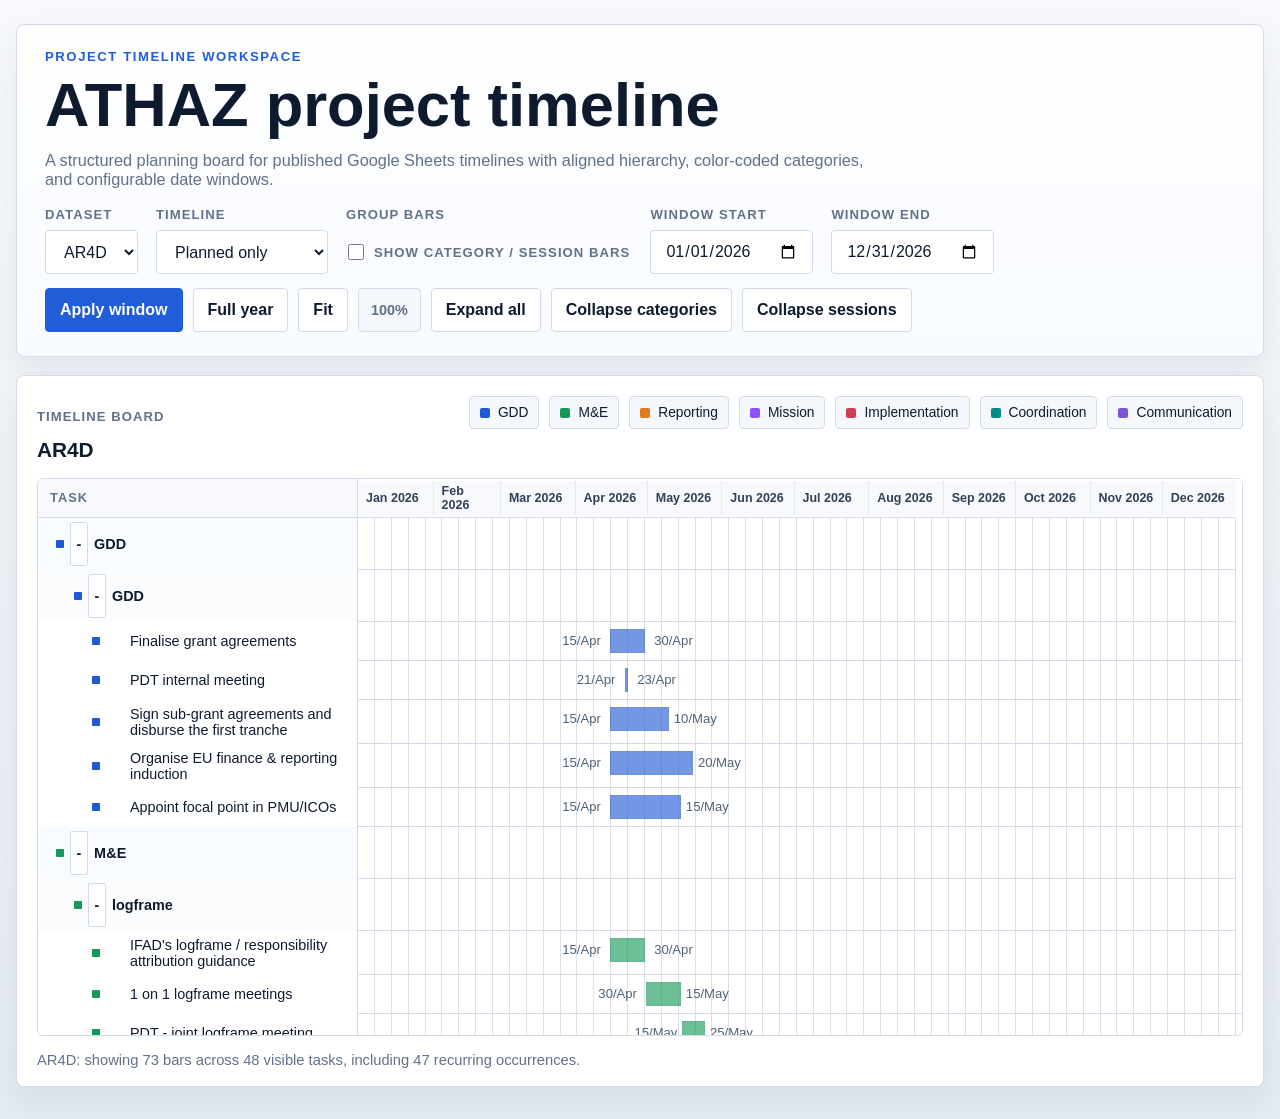
<file: index.html>
<!DOCTYPE html>
<html lang="en">
<head>
  <meta charset="UTF-8">
  <meta http-equiv="refresh" content="0; url=./web/">
  <meta name="viewport" content="width=device-width, initial-scale=1.0">
  <title>Redirecting</title>
</head>
<body>
  <p>Redirecting to <a href="./web/">./web/</a>...</p>
</body>
</html>
</file>
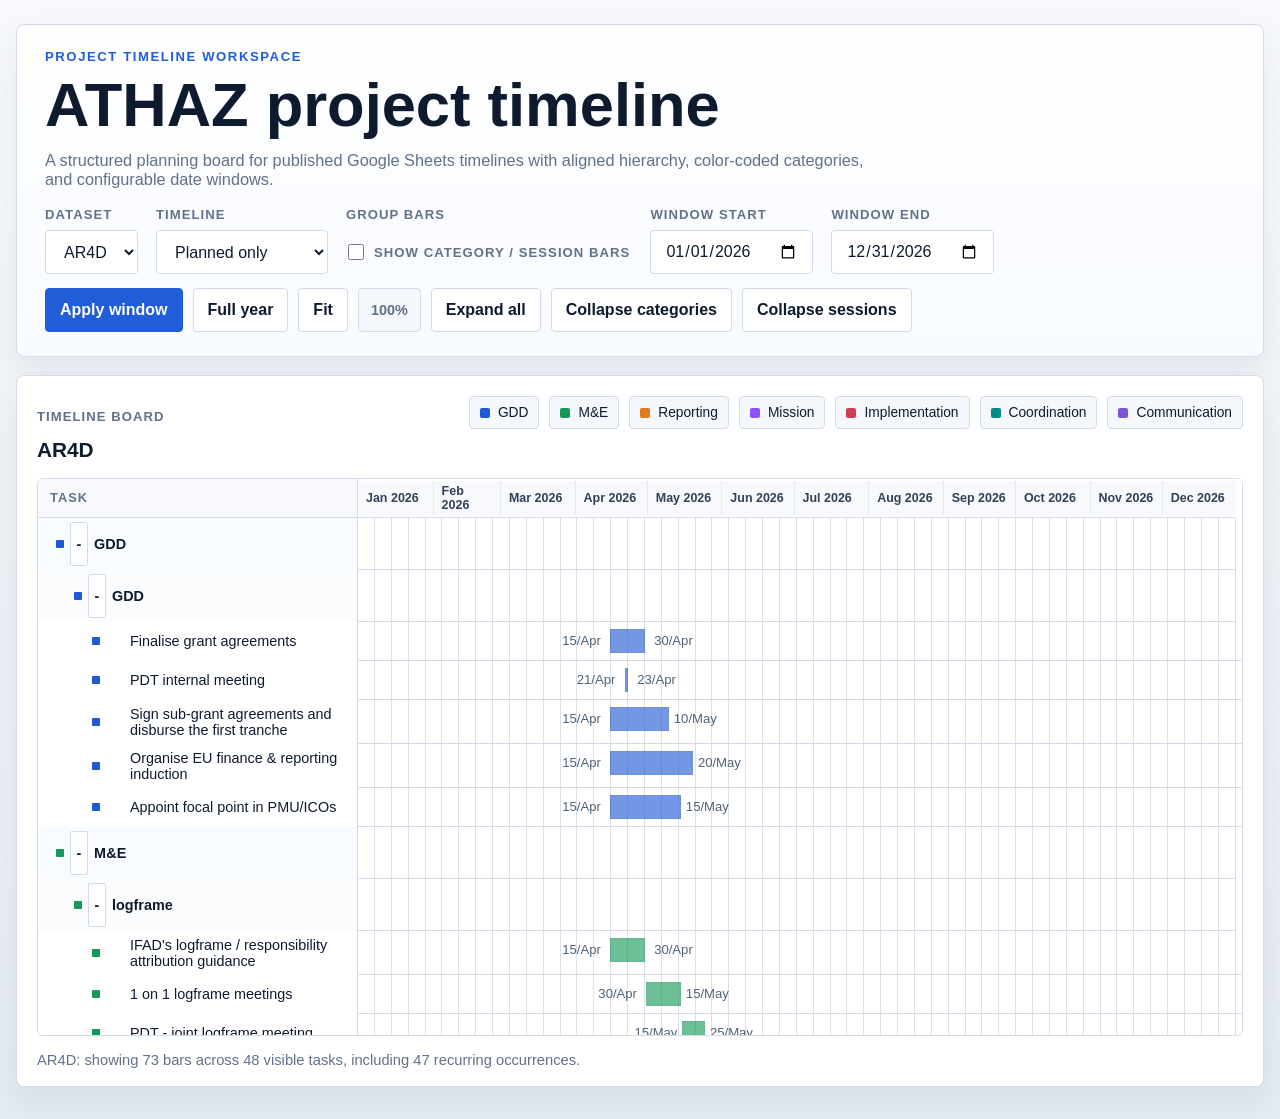
<file: web/index.html>
<!DOCTYPE html>
<html lang="en">
<head>
  <meta charset="UTF-8">
  <meta name="viewport" content="width=device-width, initial-scale=1.0">
  <title>Collaborative Gantt Manager</title>
  <link rel="stylesheet" href="style.css">
</head>
<body>
  <main class="page-shell">
    <section class="hero">
      <p id="workspace-label" class="eyebrow">Project Timeline Workspace</p>
      <h1 id="project-title">Collaborative Gantt Manager</h1>
      <p id="project-subtitle" class="summary"></p>
      <div class="toolbar">
        <div class="control-group">
          <label for="dataset-select">Dataset</label>
          <select id="dataset-select"></select>
        </div>
        <div class="control-group">
          <label for="timeline-mode">Timeline</label>
          <select id="timeline-mode">
            <option value="planned" selected>Planned only</option>
            <option value="actual">Actual only</option>
            <option value="both">Planned + Actual</option>
          </select>
        </div>
        <div class="control-group control-check">
          <label for="show-group-bars">Group Bars</label>
          <label class="check-row">
            <input id="show-group-bars" type="checkbox">
            <span>Show CATEGORY / SESSION bars</span>
          </label>
        </div>
        <div class="control-group">
          <label for="range-start">Window Start</label>
          <input id="range-start" type="date">
        </div>
        <div class="control-group">
          <label for="range-end">Window End</label>
          <input id="range-end" type="date">
        </div>
        <div class="button-group">
          <button id="apply-range" type="button">Apply window</button>
          <button id="reset-range" type="button">Full year</button>
          <button id="zoom-fit" type="button">Fit</button>
          <span id="zoom-level" class="zoom-level">100%</span>
          <button id="expand-all" type="button">Expand all</button>
          <button id="collapse-categories" type="button">Collapse categories</button>
          <button id="collapse-sessions" type="button">Collapse sessions</button>
        </div>
      </div>
    </section>
    <section class="board">
      <div class="board-title">
        <div>
          <p class="board-kicker">Timeline Board</p>
          <h2 id="board-title">AR4D</h2>
        </div>
        <div id="legend" class="legend"></div>
      </div>
      <div id="gantt" class="gantt-frame"></div>
      <div id="status" class="status"></div>
    </section>
  </main>
  <script src="app.js"></script>
</body>
</html>
</file>
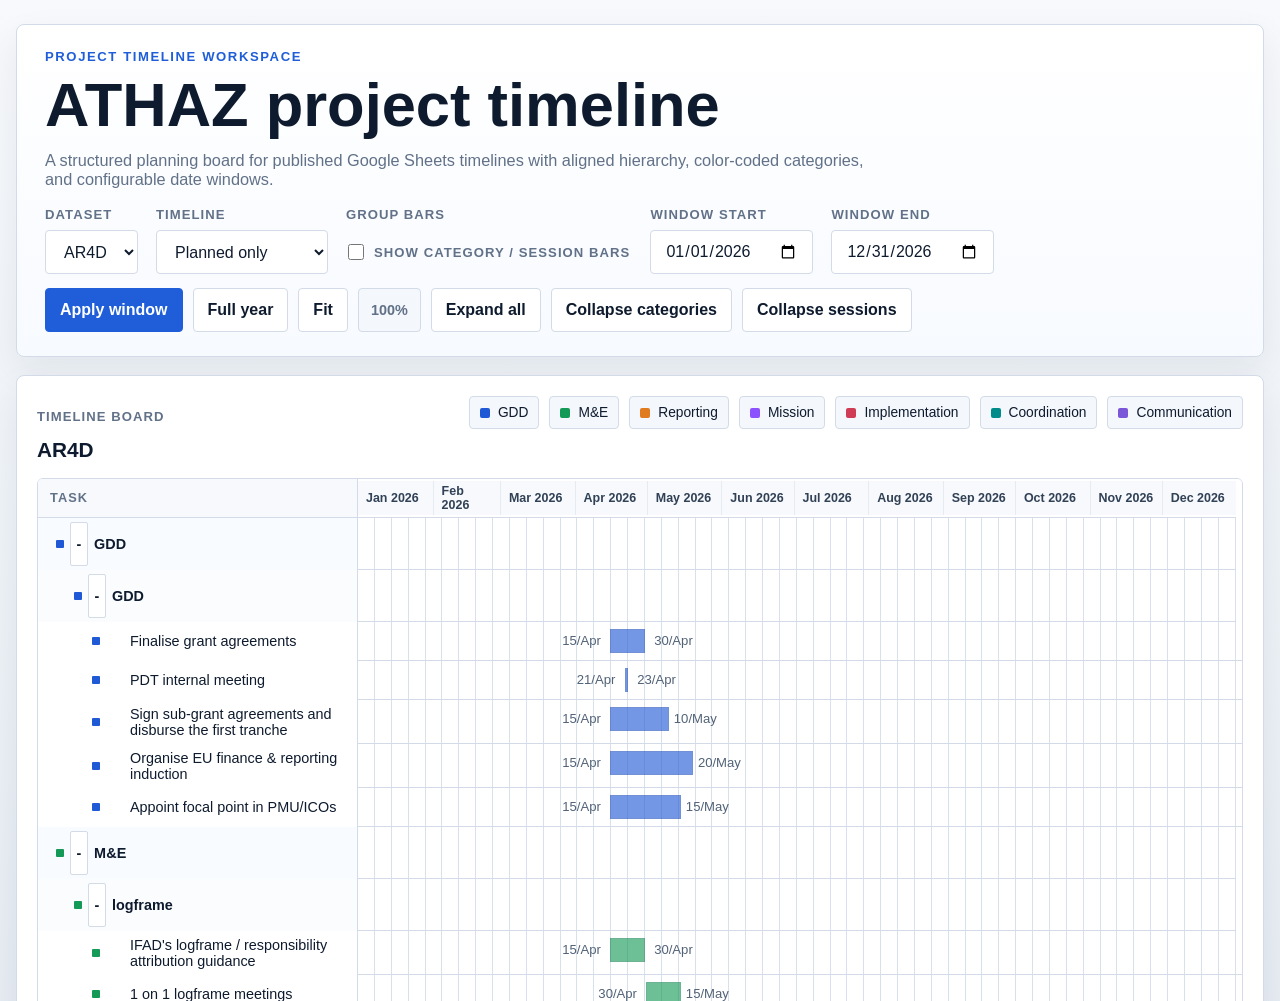
<file: web/preview.html>
<!DOCTYPE html>
<html lang="en">
<head>
  <meta charset="UTF-8">
  <meta http-equiv="refresh" content="0; url=/web/">
  <title>Redirecting</title>
</head>
<body>
  <p>Redirecting to <a href="/web/">/web/</a>...</p>
</body>
</html>
</file>
<file: web/style.css>
:root {
  --bg: #edf2f8;
  --panel: #ffffff;
  --panel-strong: #f4f7fb;
  --text: #0e1b2e;
  --muted: #617188;
  --accent: #1f5ed8;
  --accent-strong: #173f93;
  --line: #d2dbe7;
  --line-strong: #b8c5d7;
  --shadow: 0 14px 36px rgba(15, 23, 42, 0.07);
}

* {
  box-sizing: border-box;
}

body {
  margin: 0;
  min-height: 100vh;
  font-family: Arial, Helvetica, sans-serif;
  color: var(--text);
  background:
    linear-gradient(180deg, #f7f9fc 0%, #eef3f8 48%, #e5ebf2 100%);
}

.page-shell {
  width: min(1480px, calc(100vw - 32px));
  margin: 24px auto 32px;
  display: grid;
  gap: 18px;
}

.board {
  background: var(--panel);
  border: 1px solid var(--line);
  border-radius: 8px;
  box-shadow: var(--shadow);
}

.hero {
  background: linear-gradient(180deg, #ffffff 0%, #f7faff 100%);
  border: 1px solid var(--line);
  border-radius: 8px;
  box-shadow: var(--shadow);
}

.hero {
  padding: 24px 28px;
}

.eyebrow {
  margin: 0 0 12px;
  text-transform: uppercase;
  letter-spacing: 0.12em;
  color: var(--accent);
  font-size: 0.82rem;
  font-weight: 700;
}

h1 {
  margin: 0;
  font-size: clamp(2rem, 4.8vw, 4rem);
  line-height: 0.96;
}

.summary {
  max-width: 840px;
  color: var(--muted);
  font-size: 1.02rem;
}

.toolbar {
  display: flex;
  flex-wrap: wrap;
  gap: 14px 18px;
  align-items: end;
  margin-top: 18px;
}

.control-group {
  display: grid;
  gap: 8px;
}

.control-group label,
.board-kicker {
  font-size: 0.82rem;
  text-transform: uppercase;
  letter-spacing: 0.08em;
  color: var(--muted);
  font-weight: 700;
}

select,
input,
button {
  border: 1px solid var(--line);
  border-radius: 4px;
  padding: 10px 14px;
  font: inherit;
  background: #fff;
  color: var(--text);
  min-height: 44px;
}

button {
  cursor: pointer;
  font-weight: 600;
  transition: border-color 120ms ease, background-color 120ms ease, color 120ms ease;
}

button:hover,
select:hover,
input:hover {
  border-color: var(--line-strong);
}

#apply-range {
  background: var(--accent);
  border-color: var(--accent);
  color: #fff;
}

#apply-range:hover {
  background: var(--accent-strong);
  border-color: var(--accent-strong);
}

.button-group {
  display: flex;
  flex-wrap: wrap;
  gap: 10px;
  align-items: center;
}

.zoom-level {
  display: inline-flex;
  align-items: center;
  min-height: 44px;
  padding: 0 12px;
  border: 1px solid var(--line);
  border-radius: 4px;
  background: var(--panel-strong);
  color: var(--muted);
  font-size: 0.9rem;
  font-weight: 700;
}

.control-check {
  min-width: 220px;
}

.check-row {
  display: inline-flex;
  align-items: center;
  gap: 10px;
  min-height: 44px;
  padding: 0 2px;
  color: var(--text);
  font-size: 0.95rem;
}

.check-row input {
  width: 16px;
  height: 16px;
  margin: 0;
}

.board {
  padding: 20px 20px 18px;
  overflow: hidden;
  display: grid;
  grid-template-rows: auto minmax(0, 1fr) auto;
  min-height: 72vh;
}

.board-title {
  display: flex;
  justify-content: space-between;
  gap: 20px;
  align-items: start;
  margin-bottom: 16px;
}

.board-title h2 {
  margin: 4px 0 0;
  font-size: 1.3rem;
}

.legend {
  display: flex;
  flex-wrap: wrap;
  gap: 10px;
  justify-content: flex-end;
}

.legend-item {
  display: inline-flex;
  align-items: center;
  gap: 8px;
  padding: 8px 10px;
  border: 1px solid var(--line);
  border-radius: 4px;
  background: var(--panel-strong);
  font-size: 0.86rem;
}

.legend-swatch {
  width: 10px;
  height: 10px;
  border-radius: 2px;
}

.gantt-frame {
  width: 100%;
  overflow: auto;
  border: 1px solid var(--line);
  border-radius: 6px;
  background: #fff;
  min-height: 0;
  max-height: 62vh;
}

.status {
  margin-top: 16px;
  color: var(--muted);
  font-size: 0.92rem;
}

.timeline {
  width: max-content;
  min-width: 100%;
  display: grid;
  gap: 0;
}

.timeline-months,
.timeline-row {
  display: grid;
  grid-template-columns: var(--label-column-width, 320px) max-content;
  gap: 0;
  align-items: stretch;
}

.timeline-task-cell {
  display: flex;
  align-items: center;
  min-height: 38px;
  padding: 6px 12px;
  background: #fff;
  border-right: 1px solid var(--line);
  font-size: 0.9rem;
  min-width: 0;
  position: sticky;
  left: 0;
  z-index: 3;
}

.timeline-header-cell,
.timeline-months-label {
  text-transform: uppercase;
  letter-spacing: 0.08em;
  color: var(--muted);
  font-size: 0.8rem;
  font-weight: 700;
  background: #f7f9fc;
  z-index: 6;
}

.timeline-grid {
  display: grid;
  grid-auto-rows: 38px;
  align-items: center;
  position: relative;
  gap: 0;
  min-width: max-content;
  width: max-content;
}

.timeline-months-grid,
.timeline-row .timeline-grid {
  background: #fff;
}

.timeline-row .timeline-grid {
  background:
    repeating-linear-gradient(
      90deg,
      transparent 0,
      transparent calc(var(--week-column-width, 14px) - 1px),
      #d7e0eb calc(var(--week-column-width, 14px) - 1px),
      #d7e0eb var(--week-column-width, 14px)
    );
}

.timeline-months {
  position: sticky;
  top: 0;
  z-index: 6;
}

.timeline-month-unit,
.timeline-unit-cell {
  border-left: 1px solid #e6ebf2;
  min-width: 44px;
}

.timeline-month-unit {
  min-height: 34px;
  display: flex;
  align-items: center;
  padding: 0 8px;
  font-size: 0.78rem;
  font-weight: 700;
  color: #314156;
  background: #f7f9fc;
}

.timeline-month-unit:first-child,
.timeline-unit-cell:first-child {
  border-left: 0;
}

.timeline-unit-cell.month-boundary,
.timeline-month-unit.month-boundary {
  border-left: 2px solid #b4c0d1;
}

.timeline-row .timeline-grid {
  border-bottom: 1px solid var(--line);
}

.timeline-months .timeline-task-cell,
.timeline-months-grid {
  border-bottom: 1px solid var(--line);
}

.timeline-row:last-child .timeline-task-cell,
.timeline-row:last-child .timeline-grid {
  border-bottom: 0;
}

.timeline-unit-cell {
  grid-row: 1;
  background: transparent;
}

.timeline-bar-wrap {
  grid-row: 1;
  z-index: 1;
  margin: 4px 2px;
  position: relative;
  min-width: 0;
}

.timeline-bar {
  position: absolute;
  top: 50%;
  left: 0;
  right: 0;
  height: 24px;
  transform: translateY(-50%);
  border-radius: 0;
  border: 1px solid rgba(14, 27, 46, 0.16);
}

.timeline-bar.planned-bar {
  opacity: 0.62;
}

.timeline-bar.actual-bar {
  opacity: 1;
  outline: 1px solid rgba(255, 255, 255, 0.24);
}

.timeline-bar.recurring-bar {
  background-image:
    repeating-linear-gradient(
      135deg,
      rgba(255, 255, 255, 0.34) 0,
      rgba(255, 255, 255, 0.34) 6px,
      rgba(255, 255, 255, 0.08) 6px,
      rgba(255, 255, 255, 0.08) 12px
    );
  border-style: dashed;
}

.timeline-date-label {
  position: absolute;
  top: 50%;
  transform: translateY(-50%);
  font-size: 0.82rem;
  color: #516277;
  line-height: 1;
  white-space: nowrap;
}

.timeline-date-label.start {
  left: -48px;
}

.timeline-date-label.end {
  right: -48px;
  text-align: right;
}

.timeline-row-category .timeline-task-cell {
  font-weight: 700;
  background: #f8fbff;
  min-height: 32px;
  padding-top: 4px;
  padding-bottom: 4px;
}

.timeline-row-session .timeline-task-cell {
  font-weight: 600;
  background: #fbfcfe;
  min-height: 32px;
  padding-top: 4px;
  padding-bottom: 4px;
}

.timeline-row-task .timeline-task-cell {
  font-weight: 500;
}

.task-label {
  display: flex;
  align-items: center;
  gap: 6px;
  min-width: 0;
}

.task-indent {
  display: inline-block;
  flex: 0 0 auto;
}

.task-toggle,
.task-toggle-spacer {
  width: 18px;
  height: 18px;
  display: inline-flex;
  align-items: center;
  justify-content: center;
  border-radius: 2px;
  flex: 0 0 auto;
}

.task-toggle {
  padding: 0;
  border: 1px solid var(--line);
  background: #fff;
  font-weight: 700;
}

.task-name {
  min-width: 0;
  overflow: hidden;
  text-overflow: ellipsis;
}

.task-badge {
  display: inline-flex;
  align-items: center;
  padding: 2px 7px;
  border: 1px solid #c6d2e4;
  border-radius: 999px;
  background: #f4f8ff;
  color: #35527e;
  font-size: 0.72rem;
  font-weight: 700;
  text-transform: uppercase;
  letter-spacing: 0.06em;
}

.category-chip {
  width: 8px;
  height: 8px;
  border-radius: 1px;
  flex: 0 0 auto;
}

.timeline-row-category .task-name {
  letter-spacing: 0.01em;
}

.timeline-row-recurring .timeline-task-cell {
  background: #fcfdff;
}

@media (max-width: 960px) {
  .page-shell {
    width: min(100vw - 16px, 1480px);
  }
}

@media (max-width: 720px) {
  .hero,
  .board {
    border-radius: 6px;
  }

  .hero {
    padding: 20px;
  }

  .board-title {
    flex-direction: column;
  }

  .board {
    min-height: 68vh;
  }

  .gantt-frame {
    max-height: 58vh;
  }
}
</file>
